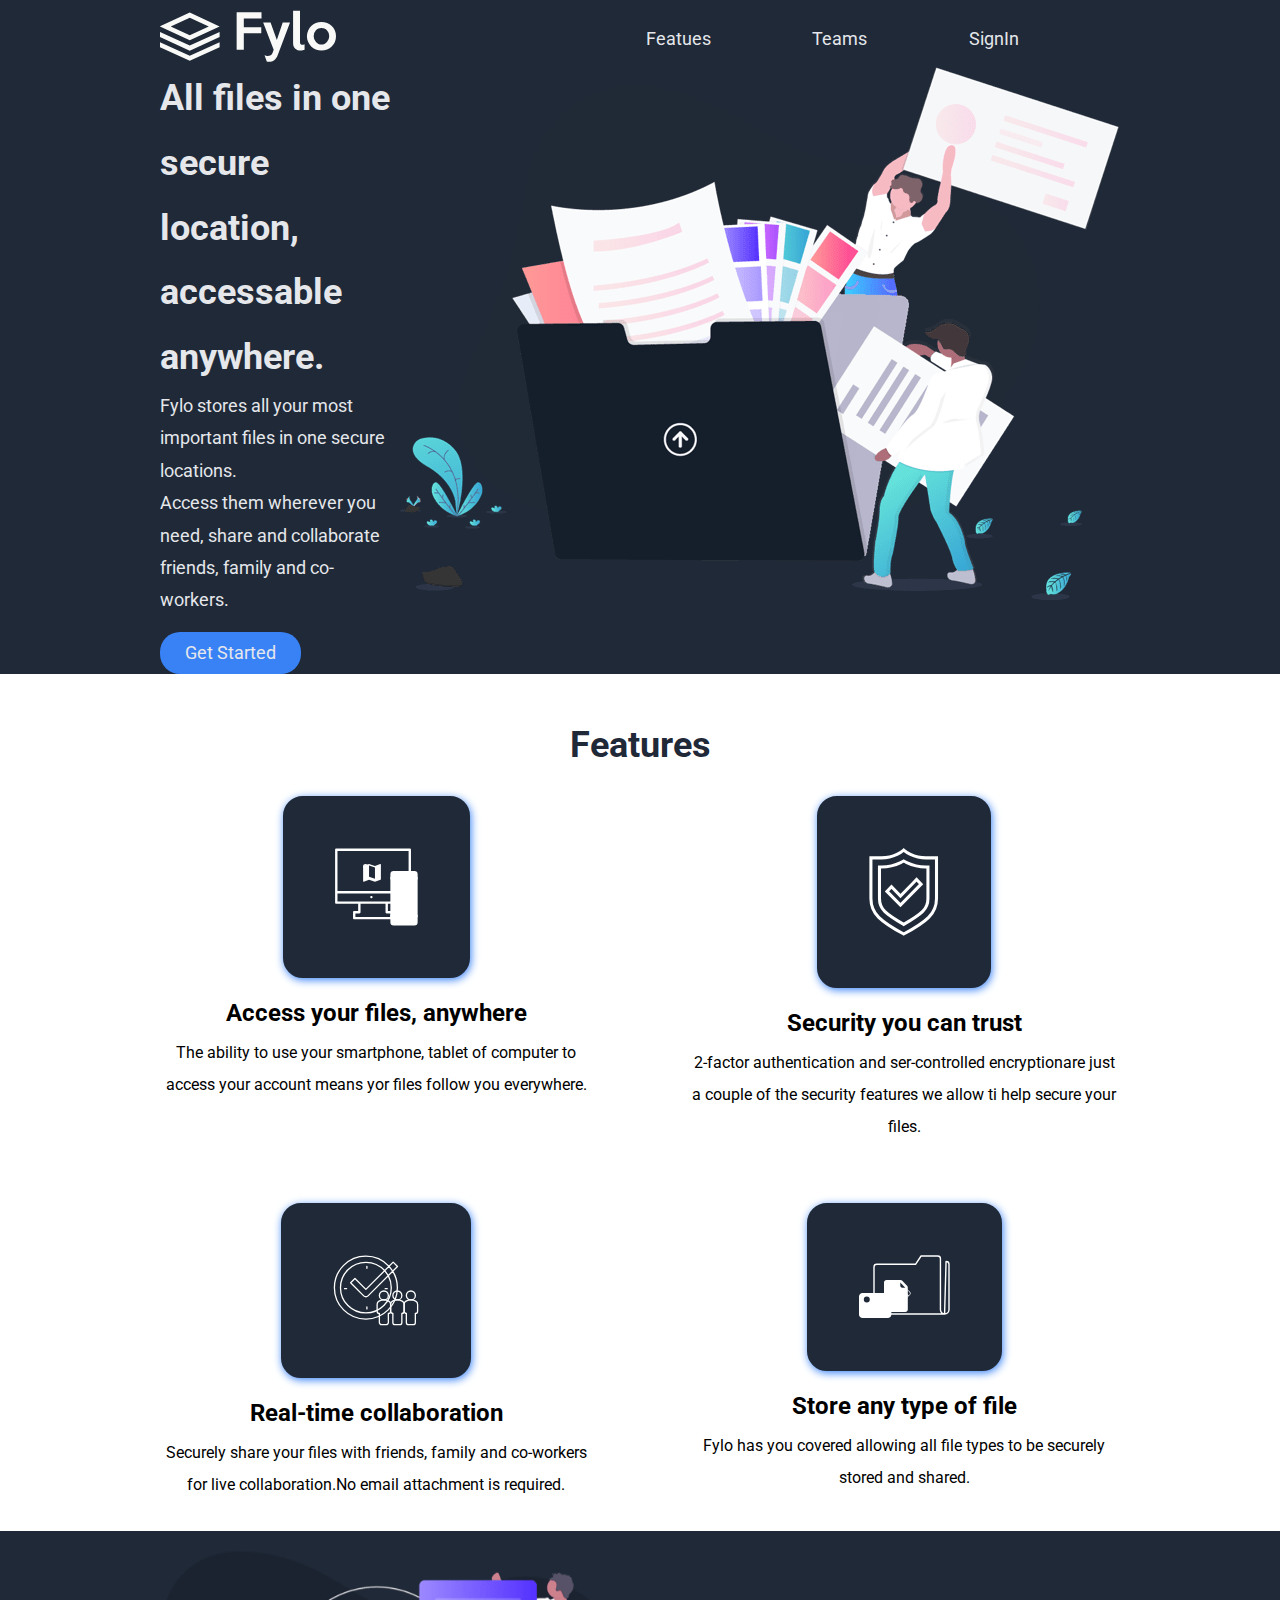
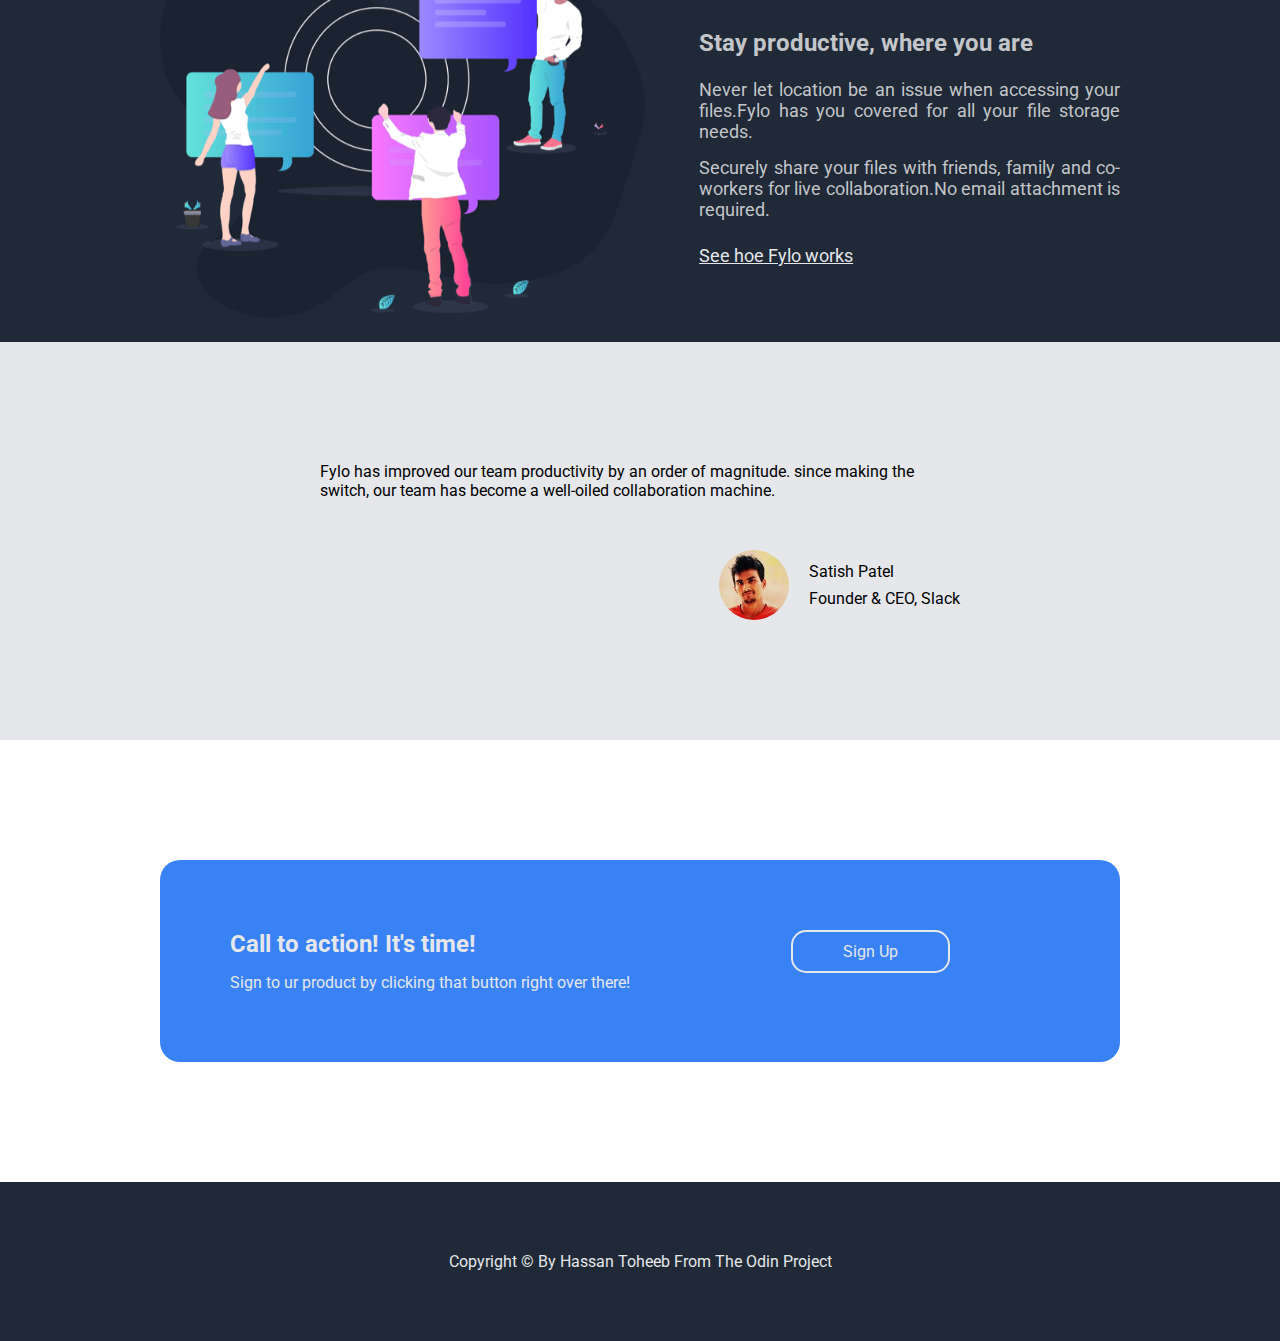
<file: landing_page/index.html>
<!DOCTYPE html>
<html lang="en">
<head>
    <meta charset="UTF-8">
    <meta http-equiv="X-UA-Compatible" content="IE=edge">
    <meta name="viewport" content="width=device-width, initial-scale=1.0">
    <link rel="icon" href="images/logo.jpg" type="image/jpg">
    <link rel="preconnect" href="https://fonts.googleapis.com">
    <link rel="preconnect" href="https://fonts.gstatic.com" crossorigin>
    <link href="https://fonts.googleapis.com/css2?family=Roboto:wght@500&display=swap" rel="stylesheet">
    <link rel="stylesheet" href="styles/style.css">
    <title>Fylo</title>
</head>
<body>
    <header>
        <div class="banner">
            <nav class="navigation">
            <div class="nav-logo">
                <img src="images/logo.svg" alt="company logo">
            </div>
            <div class="nav-links">
                <ul>
                    <li>
                        <a href="">featues</a>
                    </li>
                    <li>
                        <a href="">teams</a>
                    </li>
                    <li>
                        <a href="">signIn</a>
                    </li>
                </ul>
            </div>
        </nav>
        <div class="hero">
            <div class="hero-msg">
                <h1>All files in one secure location, accessable anywhere.</h1>
                <p>Fylo stores all your most important files in one secure locations.</p>
                <p>Access them wherever you need, share and collaborate friends, family and co-workers.</p>
                <a href="">Get Started</a>
            </div>
            <div class="hero-image">
                <img src="images/illustration-intro.png" alt="">
            </div>
        </div>
        </div>
        
    </header>
    <section>
        <div class="features">
            <h2 class="features-title">features</h2>
            <div class="features-content_container">
                <div class="features-content">
                    <img src="images/icon-access-anywhere.svg" alt="">
                    <h2>Access your files, anywhere</h2>
                    <p>The ability to use your smartphone, tablet of computer to access your account means yor files follow you everywhere.</p>
                </div>
                <div class="features-content">
                    <img src="images/icon-security.svg" alt="">
                    <h2>Security you can trust</h2>
                    <p>2-factor authentication and ser-controlled encryptionare just a couple of the security features we allow ti help secure your files.</p>
                </div>
                <div class="features-content">
                    <img src="images/icon-collaboration.svg" alt="">
                    <h2>Real-time collaboration</h2>
                    <p>Securely share your files with friends, family and co-workers for live collaboration.No email attachment is required.</p>
                </div>
                <div class="features-content">
                    <img src="images/icon-any-file.svg" alt="">
                    <h2>Store any type of file</h2>
                    <p>Fylo has you covered allowing all file types to be securely stored and shared.</p>
                </div>
            </div>
        </div>
        <div class="details-container">
            <div class="details">
            <div class="details-img">
                <img src="images/illustration-stay-productive.png" alt="">
            </div>
            <div class="details-content">
                <h2>Stay productive, where you are</h2>
                <p>Never let location be an issue when accessing your files.Fylo has you covered for all your file storage needs.</p>
                <p>Securely share your files with friends, family and co-workers for live collaboration.No email attachment is required.</p>
                <a href="">See hoe Fylo works</a>
            </div>
        </div>
    </div>
    <div class="quote">
        <div class="quote-container">
            <p>Fylo has improved our team productivity  by an order of magnitude. since making the switch, our team has become a well-oiled collaboration machine. </p>
            <div class="quote-creator">
                <img src="images/profile-1.jpg" alt="">
                <div class="quote-details">
                    <p>Satish Patel</p>
                    <p>Founder & CEO, Slack</p>
                </div>
            </div>
        </div>
    </div>
    <div class="call-to_action">
        <div class="callToAction-content">
            <h2>Call to action! It's time!</h2>
            <a href="">Sign Up</a>
        </div>
        <p>Sign to ur product by clicking that button right over there!</p>
    </div>
    </section>
    <footer>
        <div class="footer">
            <p>Copyright &copy; By Hassan Toheeb From The Odin Project</p>
        </div>
    </footer>
</body>
</html>
</file>
<file: landing_page/styles/style.css>
*{
    margin: 0;
    padding: 0;
    box-sizing: border-box;
    font-family: roboto;
}
html{
    scroll-behavior: smooth;
}
header{
    background-color: #1F2937;
    padding-top: 10px;
}
.banner,
.features,
.details,
.quote-container,
.call-to_action,
.footer{
    width: 75%;
    margin: auto;
}
.navigation{
    display: flex;
    justify-content: space-between;
    align-items: center;
    /*position: fixed;*/
}
.nav-links{
    width: 60%;
}
.nav-links ul{
    list-style-type: none;
    display: flex;
    justify-content: space-evenly;
}
.nav-links li a, .hero .hero-msg{
    color:  #E5E7EB;
    text-decoration: none;
    text-transform: capitalize;
    font-size: 18px;
}
.nav-links li a:hover{
    text-decoration: underline;
}
.hero{
    display: flex;
}
.hero .hero-msg {
    text-transform: none;
    align-self: center;
    line-height: 1.8;
}
.hero-msg a{
    text-decoration: none;
    background-color: #3882F6;
    font-size: 18px;
    color: #E5E7EB;
    padding: 5px 25px;
    margin-top: 15px;
    display: inline-block;
    border-radius: 20px;
}
.hero .hero-msg a:hover{
    background-color: #7098d8;
}
.features .features-title{
    color: #1F2937;
    font-size: 36px;
    font-weight: bolder;
    text-transform: capitalize;
    text-align: center;
    margin-top: 50px;
}
.features-content_container{
    display: flex;
    justify-content: space-between;
    flex-wrap: wrap;
    line-height: 2;
    text-align: center;
}
.features-content_container .features-content{
    flex-basis: 45%;
    margin: 30px 0px;
}
.features-content img{
    cursor: pointer;
    border: 2px solid #1F2937;
    padding: 50px;
    border-radius: 20px;
    background-color: #1F2937;
    box-shadow: 1px 2px 8px #3882F6;
}
.features-content img:hover{
    background-color: #3882F6;
    border: none;
    color: #1F2937;
}
.details-container{
    background-color: #1F2937;
}
.details{
    display: flex;
    align-items: center;
}
.details-img img{
    width: 90%;
    padding: 20px 0;
}
.details-content{
    color: #c2c5ca;
    text-align: justify;
    font-size: 18px;
    width: 50%;
}
.details-content h2{
    font-size: 24px;
    line-height:3;
}
.details-content  p:nth-last-child(2){
    margin: 15px 0;
}
.details-content a{
    color: #E5E7EB;
    margin-top: 10px;
    display: inline-block;
}
.quote-container{
    width: 50%;
}
.quote{
    background-color: #E5E7EB;
    padding: 120px 0;
}
.quote-creator{
    display: flex;
    justify-content: flex-end;
    align-items: center;
    margin-top: 50px;
}
.quote-creator img{
    border-radius: 50%;
    width: 70px;
    height: 70px;
}
.quote-details{
    line-height: 1.7;
    margin-left: 20px;
}
.call-to_action{
    background-color: #3882F6;
    border-radius: 20px;
    padding: 70px ;
    color: #E5E7EB;
    margin: 120px auto;
}
.callToAction-content{
    display: flex;
    justify-content: space-between;
}
.callToAction-content a{
    margin-right: 100px;
    color: #E5E7EB;
    text-decoration: none;
    border: 2px solid #E5E7EB;
    border-radius: 15px;
    padding: 10px 50px;

}
.callToAction-content a:hover{
    background-color: #E5E7EB;
    border: 2px solid #3882F6;
    color: #3882F6;
}
footer{
    background-color: #1F2937;
    padding: 70px;
    color: #E5E7EB;
    text-align: center;
}
</file>
